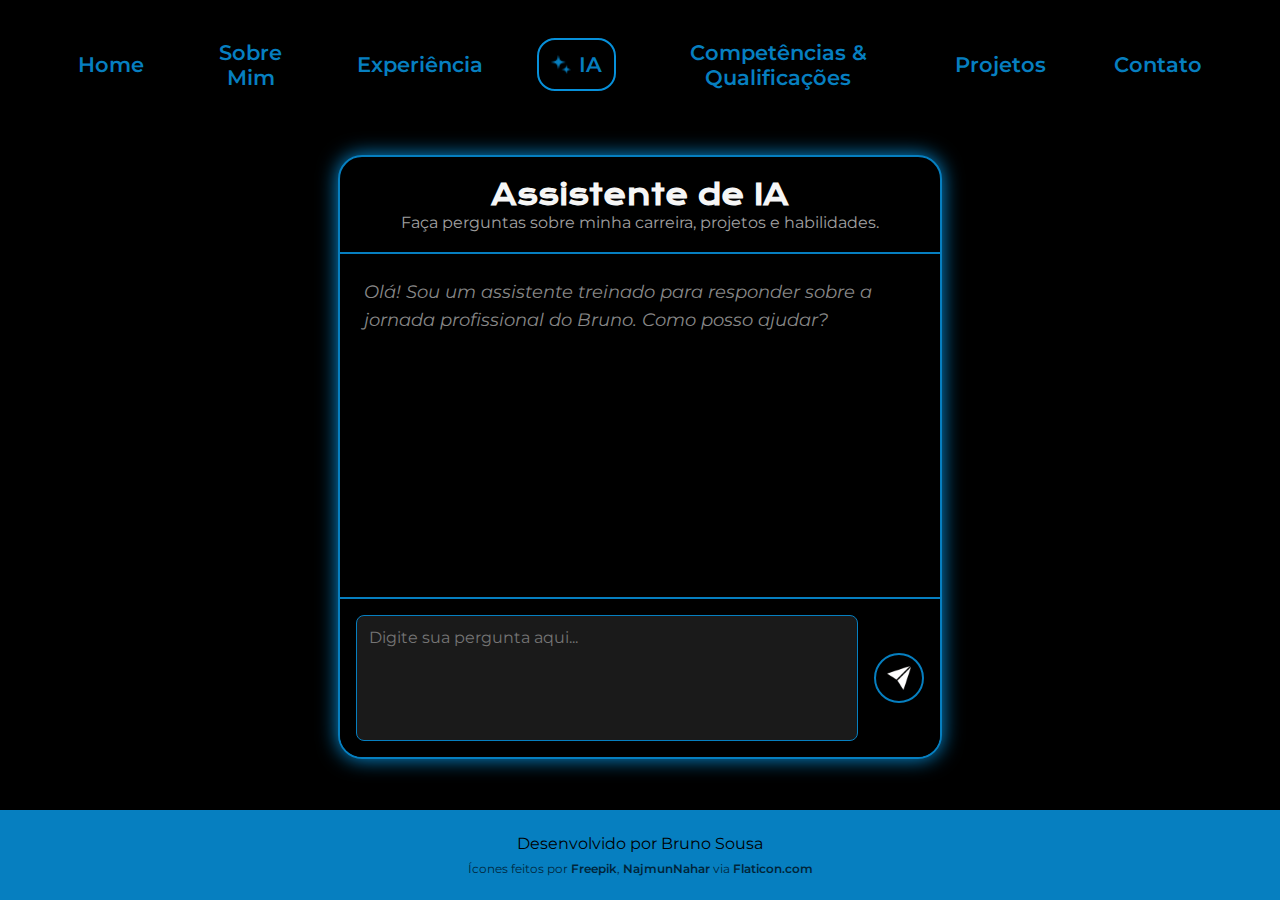
<file: ai.html>
<!DOCTYPE html>
<html lang="pt-br">

<head>
    <meta charset="UTF-8" />
    <meta name="viewport" content="width=device-width, initial-scale=1.0" />
    <meta name="description" content="Interaja com um assistente de IA treinado no meu currículo e conhecimentos.">
    <title>Assistente de IA | Bruno Sousa</title>
    <link rel="stylesheet" href="./style/style.css" />
    <link rel="shortcut icon" href="assets/icon.png" type="image/x-icon">
    <meta property="og:image" content="https://i.postimg.cc/Jzj11ZzL/esfera.png">
    <script src="./js/ia.js" defer></script>
</head>

<body>
    <header class="cabecalho">
        <nav class="cabecalho__menu">
            <a class="cabecalho__menu__link" href="index.html">Home</a>
            <a class="cabecalho__menu__link" href="about.html">Sobre Mim</a>
            <a class="cabecalho__menu__link" href="experience.html">Experiência</a>
            <a class="cabecalho__menu__link cabecalho__menu__link--ativo" href="ai.html">
                <img class="cabecalho__menu__icone" src="./assets/stars.png" alt="Ícone de estrelas">
                IA
            </a>
            <a class="cabecalho__menu__link" href="skills.html">Competências & Qualificações</a>
            <a class="cabecalho__menu__link" href="projects.html">Projetos</a>
            <a class="cabecalho__menu__link" href="contact.html">Contato</a>
        </nav>
    </header>


    <main class="apresentacao-ia">
        <div class="chat-container">
            <header class="chat-header">
                <h1>Assistente de IA</h1>
                <p>Faça perguntas sobre minha carreira, projetos e habilidades.</p>
            </header>

            <section id="resposta" class="chat-body">
                <p class="placeholder">Olá! Sou um assistente treinado para responder sobre a jornada profissional do
                    Bruno. Como posso ajudar?</p>
            </section>

            <footer class="chat-footer">
                <form id="pergunta-form">
                    <textarea id="pergunta-usuario" placeholder="Digite sua pergunta aqui..." rows="2"></textarea>
                    <button id="ia-icone" type="submit" title="Enviar Pergunta">
                        <img src="./assets/send-icon.png" alt="Enviar" />
                    </button>
                </form>
            </footer>
        </div>
    </main>

    <footer class="rodape">
        <p>Desenvolvido por Bruno Sousa</p>
        <p class="rodape__atribuicao">
            Ícones feitos por
            <a href="https://www.flaticon.com/br/autores/freepik" target="_blank" title="Freepik"> Freepik</a>,
            <a href="https://www.flaticon.com/br/autores/najmunnahar" target="_blank" title="NajmunNahar"
                target="_blank">NajmunNahar</a>
            via
            <a href="https://www.flaticon.com/br/" target="_blank" title="Flaticon">Flaticon.com</a>
        </p>
    </footer>
</body>

</html>
</file>
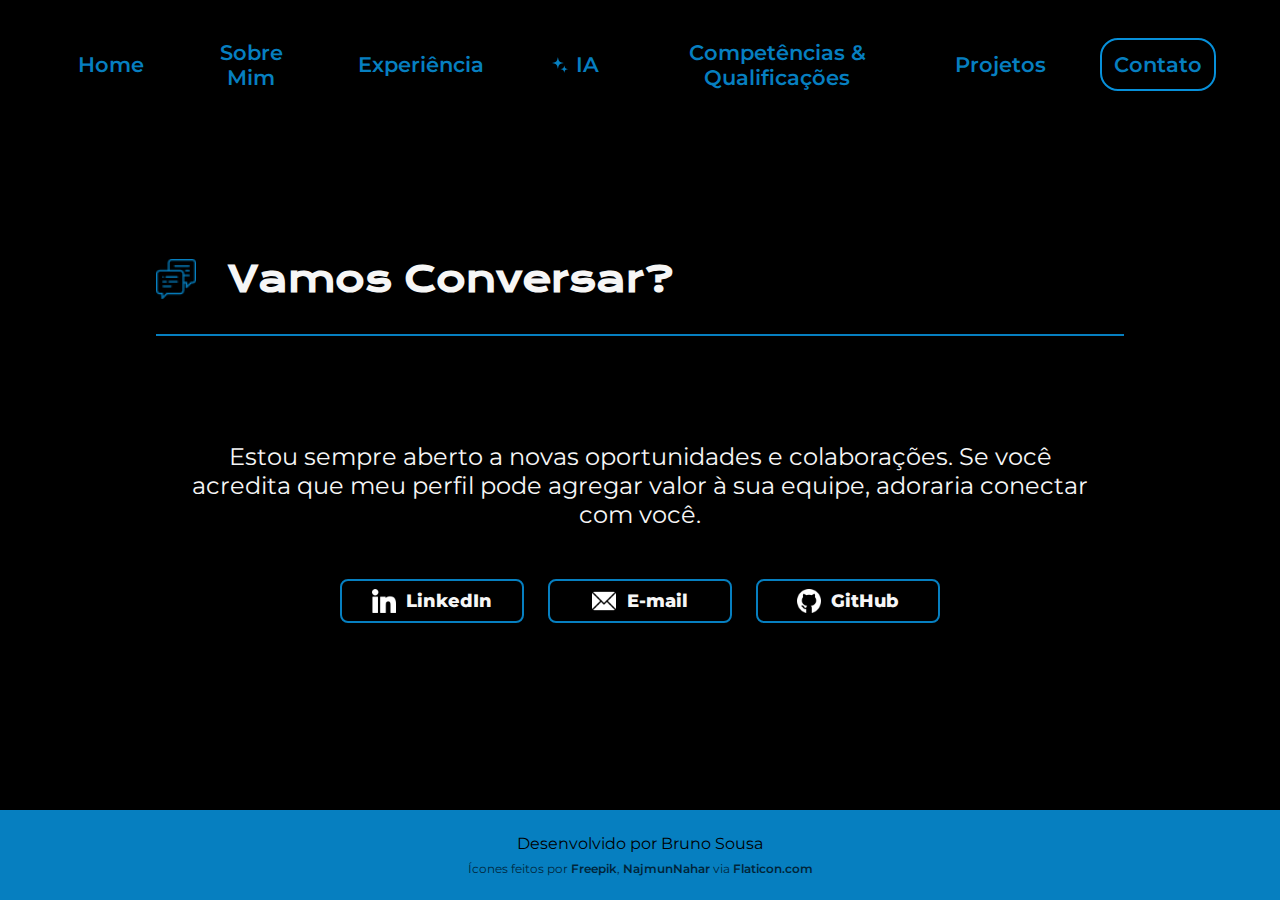
<file: contact.html>
<!DOCTYPE html>
<html lang="pt-br">

<head>
  <meta charset="UTF-8">
  <meta name="viewport" content="width=device-width, initial-scale=1.0">
  <title>Contato</title>
  <link rel="stylesheet" href="./style/style.css">
  <link rel="shortcut icon" href="assets/icon.png" type="image/x-icon">
  <meta property="og:image" content="https://i.postimg.cc/Jzj11ZzL/esfera.png">
</head>

<body>
  <header class="cabecalho">
    <nav class="cabecalho__menu">
      <a class="cabecalho__menu__link" href="index.html">Home</a>
      <a class="cabecalho__menu__link" href="about.html">Sobre Mim</a>
      <a class="cabecalho__menu__link" href="experience.html">Experiência</a>
      <div class="cabecalho__menu__link"><img src="./assets/stars.png" alt="Ícone de estrelas">
        <a class="cabecalho__menu__texto" href="ai.html">IA</a>
      </div>
      <a class="cabecalho__menu__link" href="skills.html">Competências & Qualificações</a>
      <a class="cabecalho__menu__link" href="projects.html">Projetos</a>
      <a class="cabecalho__menu__link cabecalho__menu__link--ativo" href="contact.html">Contato</a>
    </nav>
  </header>

  <main class="apresentacao-vertical">

    <section class="apresentacao__conteudo">

      <div class="apresentacao__conteudo__textos">
        <div class="titulo-com-icone">
          <img class="titulo-icone" src="./assets/talk2.png" alt="Ícone da seção de Experiência">
          <h1 class="apresentacao__conteudo__titulo">Vamos Conversar?</h1>
        </div>
        <hr class="regua">
      </div>

      <div class="bloco-conteudo contato-container">
        <p class="apresentacao__conteudo__paragrafo">
          Estou sempre aberto a novas oportunidades e colaborações. Se você acredita que meu perfil pode agregar valor à
          sua equipe, adoraria conectar com você.
        </p><br>

        <div class="contato-links">
          <a href="https://www.linkedin.com/in/brunoamrls/" target="_blank" class="projeto-card__botao">
            <img src="./assets/linkedin2.png" alt="Ícone LinkedIn" class="contato-icone">
            LinkedIn
          </a>
          <a href="mailto:bruno.amrl.s@gmail.com?subject=Contato%20via%20Portfólio" class="projeto-card__botao">
            <img src="./assets/email.png" alt="Ícone Email" class="contato-icone">
            E-mail
          </a>
          <a class="projeto-card__botao" href="https://github.com/brunoamrls" target="_blank">
            <img src="./assets/github3.png" alt="Ícone GitHub" class="contato-icone" />GitHub
          </a>
        </div>
      </div>
    </section>

  </main>

  <footer class="rodape">
    <p>Desenvolvido por Bruno Sousa</p>
    <p class="rodape__atribuicao">
      Ícones feitos por
      <a href="https://www.flaticon.com/br/autores/freepik" target="_blank" title="Freepik"> Freepik</a>,
      <a href="https://www.flaticon.com/br/autores/najmunnahar" target="_blank" title="NajmunNahar"
        target="_blank">NajmunNahar</a>
      via
      <a href="https://www.flaticon.com/br/" target="_blank" title="Flaticon">Flaticon.com</a>
    </p>
  </footer>
</body>

</html>
</file>
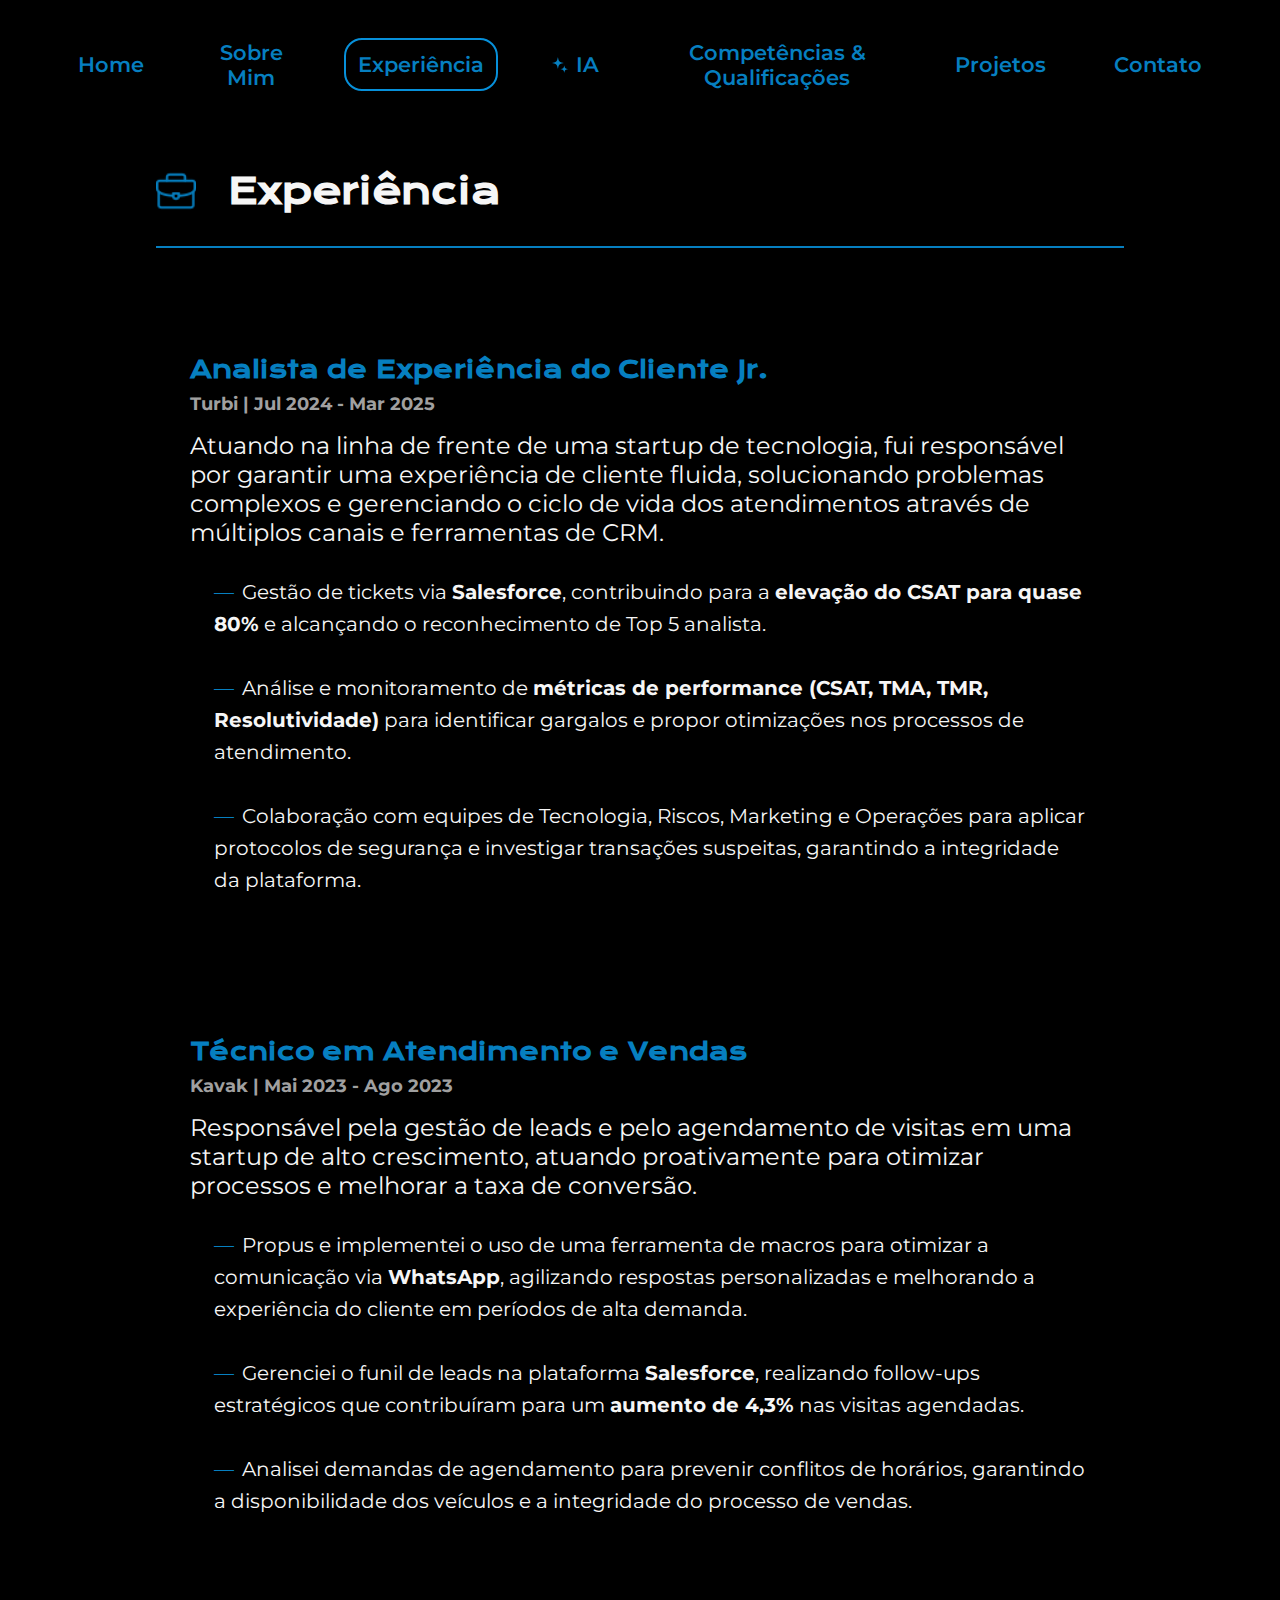
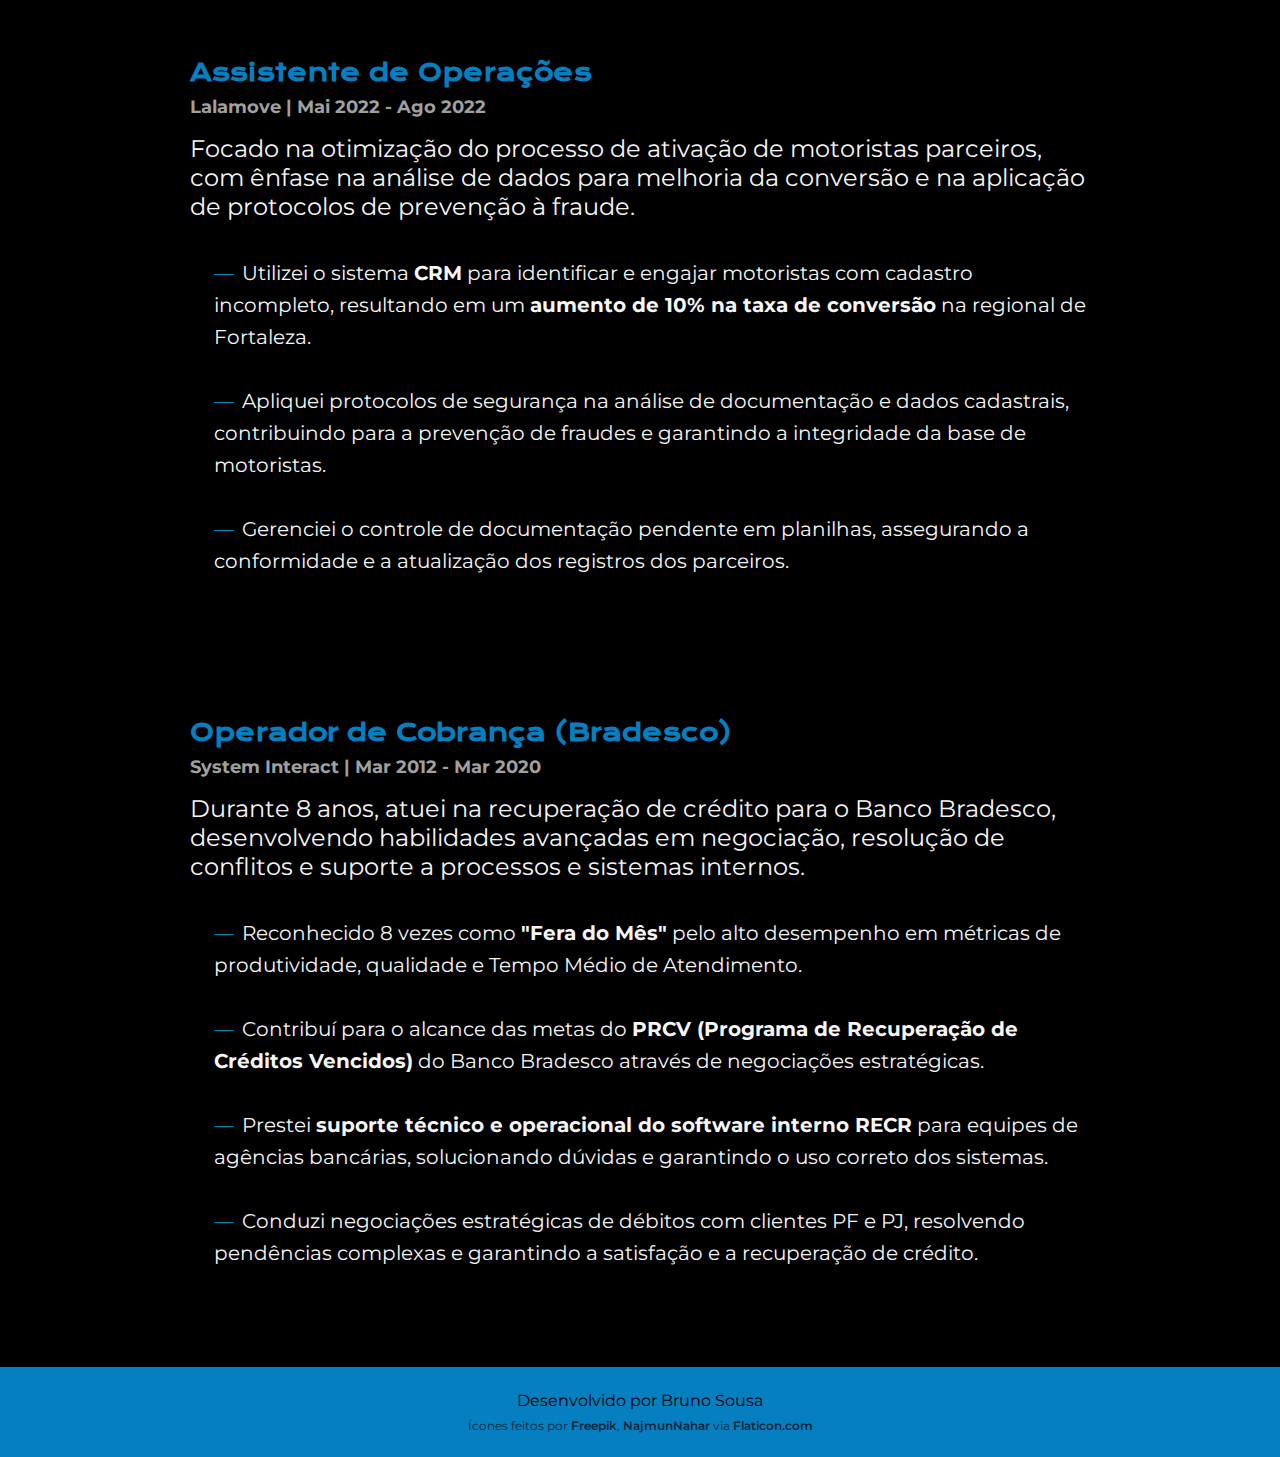
<file: experience.html>
<!DOCTYPE html>
<html lang="pt-br">

<head>
  <meta charset="UTF-8">
  <meta name="viewport" content="width=device-width, initial-scale=1.0">
  <title>Experiência</title>
  <link rel="stylesheet" href="./style/style.css">
  <link rel="shortcut icon" href="assets/icon.png" type="image/x-icon">
  <meta property="og:image" content="https://i.postimg.cc/Jzj11ZzL/esfera.png">
</head>

<body>
  <header class="cabecalho">
    <nav class="cabecalho__menu">
      <a class="cabecalho__menu__link" href="index.html">Home</a>
      <a class="cabecalho__menu__link" href="about.html">Sobre Mim</a>
      <a class="cabecalho__menu__link cabecalho__menu__link--ativo" href="experience.html">Experiência</a>
      <div class="cabecalho__menu__link"><img src="./assets/stars.png" alt="Ícone de estrelas">
        <a class="cabecalho__menu__texto" href="ai.html">IA</a>
      </div>
      <a class="cabecalho__menu__link" href="skills.html">Competências & Qualificações</a>
      <a class="cabecalho__menu__link" href="projects.html">Projetos</a>
      <a class="cabecalho__menu__link" href="contact.html">Contato</a>
    </nav>
  </header>

  <main class="apresentacao-vertical">
    <section class="apresentacao__conteudo">

      <div class="apresentacao__conteudo__textos">
        <div class="titulo-com-icone">
          <img class="titulo-icone" src="./assets/maleta2.png" alt="Ícone da seção de Experiência">
          <h1 class="apresentacao__conteudo__titulo">Experiência</h1>
        </div>
        <hr class="regua">
      </div>

      <!-- TURBI -->
      <div class="experiencia__item bloco-conteudo">
        <h3 class="experiencia__item__titulo">Analista de Experiência do Cliente Jr.</h3>
        <h4 class="experiencia__item__subtitulo">Turbi | Jul 2024 - Mar 2025</h4>
        <p class="apresentacao__conteudo__paragrafo">
          Atuando na linha de frente de uma startup de tecnologia, fui responsável por garantir uma experiência de
          cliente fluida, solucionando problemas complexos e gerenciando o ciclo de vida dos atendimentos através de
          múltiplos canais e ferramentas de CRM.<br><br>
        </p>
        <ul class="experiencia__item__lista">
          <li>Gestão de tickets via <strong>Salesforce</strong>, contribuindo para a <strong>elevação do CSAT para
              quase 80%</strong> e alcançando o reconhecimento de Top 5 analista.</li><br>
          <li>Análise e monitoramento de <strong>métricas de performance (CSAT, TMA, TMR, Resolutividade)</strong>
            para identificar gargalos e propor otimizações nos processos de atendimento.</li><br>
          <li>Colaboração com equipes de Tecnologia, Riscos, Marketing e Operações para aplicar protocolos de
            segurança e investigar transações suspeitas, garantindo a integridade da plataforma.</li>
        </ul>
      </div>

      <!-- KAVAK -->
      <div class="experiencia__item bloco-conteudo">
        <h3 class="experiencia__item__titulo">Técnico em Atendimento e Vendas</h3>
        <h4 class="experiencia__item__subtitulo">Kavak | Mai 2023 - Ago 2023</h4>
        <p class="apresentacao__conteudo__paragrafo">
          Responsável pela gestão de leads e pelo agendamento de visitas em uma startup de alto crescimento, atuando
          proativamente para otimizar processos e melhorar a taxa de conversão.<br><br>
        </p>
        <ul class="experiencia__item__lista">
          <li>Propus e implementei o uso de uma ferramenta de macros para otimizar a comunicação via
            <strong>WhatsApp</strong>, agilizando respostas personalizadas e melhorando a experiência do cliente em
            períodos de alta demanda.
          </li><br>
          <li>Gerenciei o funil de leads na plataforma <strong>Salesforce</strong>, realizando follow-ups estratégicos
            que contribuíram para um <strong>aumento de 4,3%</strong> nas visitas agendadas.</li><br>
          <li>Analisei demandas de agendamento para prevenir conflitos de horários, garantindo a disponibilidade dos
            veículos e a integridade do processo de vendas.</li>
        </ul>
      </div>

      <!-- LALAMOVE -->
      <div class="experiencia__item bloco-conteudo">
        <h3 class="experiencia__item__titulo">Assistente de Operações</h3>
        <h4 class="experiencia__item__subtitulo">Lalamove | Mai 2022 - Ago 2022</h4>
        <p class="apresentacao__conteudo__paragrafo">
          Focado na otimização do processo de ativação de motoristas parceiros, com ênfase na análise de dados para
          melhoria da conversão e na aplicação de protocolos de prevenção à fraude.
        </p><br><br>
        <ul class="experiencia__item__lista">
          <li>Utilizei o sistema <strong>CRM</strong> para identificar e engajar motoristas com cadastro incompleto,
            resultando em um <strong>aumento de 10% na taxa de conversão</strong> na regional de Fortaleza.</li><br>
          <li>Apliquei protocolos de segurança na análise de documentação e dados cadastrais, contribuindo para a
            prevenção de fraudes e garantindo a integridade da base de motoristas.</li><br>
          <li>Gerenciei o controle de documentação pendente em planilhas, assegurando a conformidade e a atualização
            dos registros dos parceiros.</li>
        </ul>
      </div>

      <!-- SYSTEM -->
      <div class="experiencia__item bloco-conteudo">
        <h3 class="experiencia__item__titulo">Operador de Cobrança (Bradesco)</h3>
        <h4 class="experiencia__item__subtitulo">System Interact | Mar 2012 - Mar 2020</h4>
        <p class="apresentacao__conteudo__paragrafo">
          Durante 8 anos, atuei na recuperação de crédito para o Banco Bradesco, desenvolvendo habilidades avançadas
          em negociação, resolução de conflitos e suporte a processos e sistemas internos.
        </p><br><br>
        <ul class="experiencia__item__lista">
          <li>Reconhecido 8 vezes como <strong>"Fera do Mês"</strong> pelo alto desempenho em métricas de
            produtividade, qualidade e Tempo Médio de Atendimento.</li><br>
          <li>Contribuí para o alcance das metas do <strong>PRCV (Programa de Recuperação de Créditos
              Vencidos)</strong> do Banco Bradesco através de negociações estratégicas.</li><br>
          <li>Prestei <strong>suporte técnico e operacional do software interno RECR</strong> para equipes de agências
            bancárias, solucionando dúvidas e garantindo o uso correto dos sistemas.</li><br>
          <li>Conduzi negociações estratégicas de débitos com clientes PF e PJ, resolvendo pendências complexas e
            garantindo a satisfação e a recuperação de crédito.</li>
        </ul>
      </div>

    </section>
  </main>

  <footer class="rodape">
    <p>Desenvolvido por Bruno Sousa</p>
    <p class="rodape__atribuicao">
      Ícones feitos por
      <a href="https://www.flaticon.com/br/autores/freepik" target="_blank" title="Freepik"> Freepik</a>,
      <a href="https://www.flaticon.com/br/autores/najmunnahar" target="_blank" title="NajmunNahar"
        target="_blank">NajmunNahar</a>
      via
      <a href="https://www.flaticon.com/br/" target="_blank" title="Flaticon">Flaticon.com</a>
    </p>
  </footer>
</body>

</html>
</file>
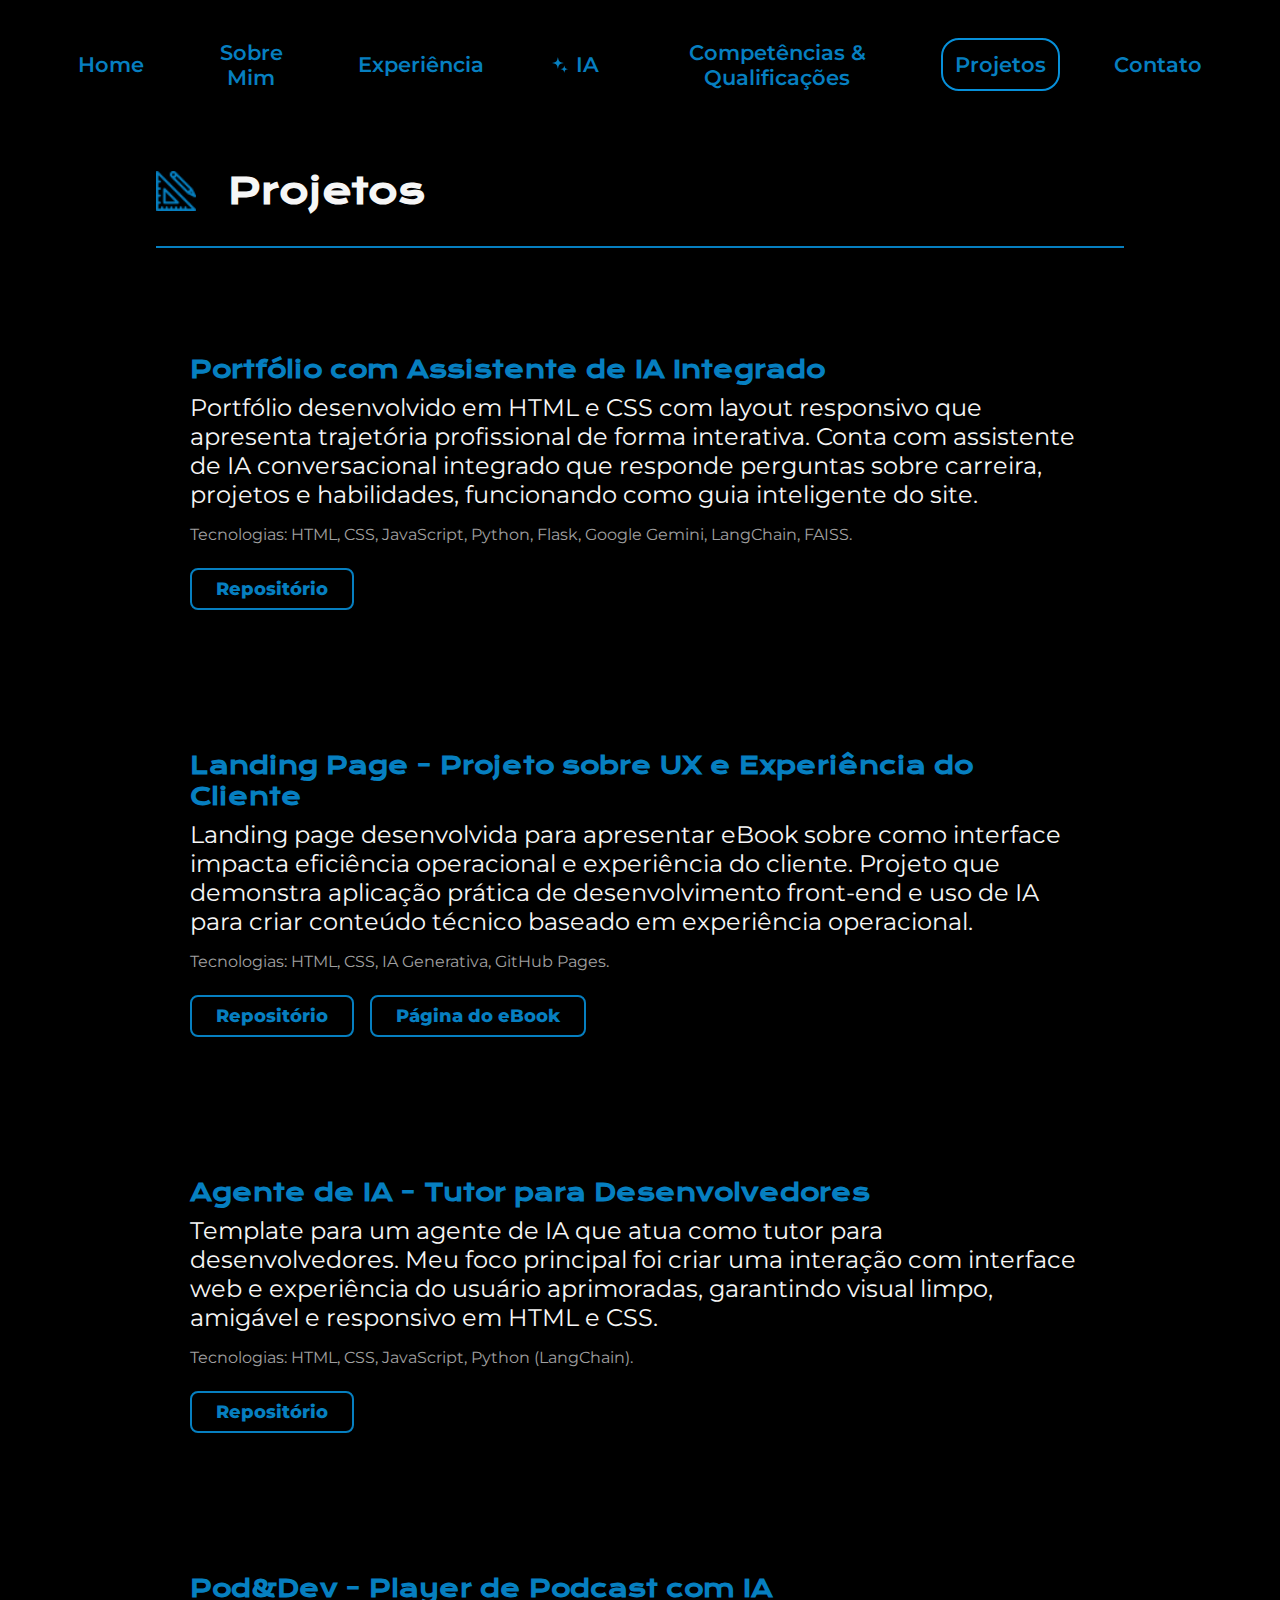
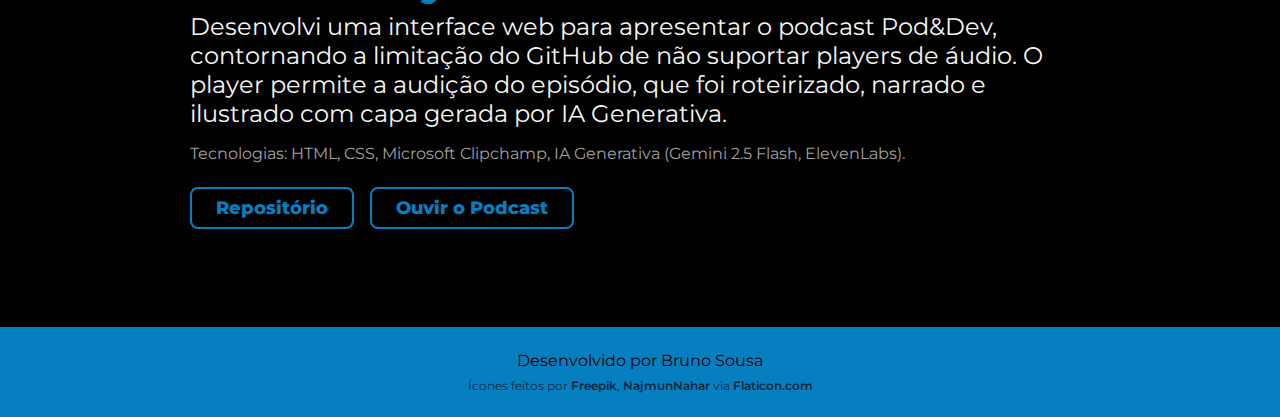
<file: projects.html>
<!DOCTYPE html>
<html lang="pt-br">

<head>
  <meta charset="UTF-8">
  <meta name="viewport" content="width=device-width, initial-scale=1.0">
  <title>Projetos</title>
  <link rel="stylesheet" href="./style/style.css">
  <link rel="shortcut icon" href="assets/icon.png" type="image/x-icon">
  <meta property="og:image" content="https://i.postimg.cc/Jzj11ZzL/esfera.png">
</head>

<body>
  <header class="cabecalho">
    <nav class="cabecalho__menu">
      <a class="cabecalho__menu__link" href="index.html">Home</a>
      <a class="cabecalho__menu__link" href="about.html">Sobre Mim</a>
      <a class="cabecalho__menu__link" href="experience.html">Experiência</a>
      <div class="cabecalho__menu__link"><img src="./assets/stars.png" alt="Ícone de estrelas">
        <a class="cabecalho__menu__texto" href="ai.html">IA</a>
      </div>
      <a class="cabecalho__menu__link" href="skills.html">Competências & Qualificações</a>
      <a class="cabecalho__menu__link cabecalho__menu__link--ativo" href="projects.html">Projetos</a>
      <a class="cabecalho__menu__link" href="contact.html">Contato</a>
    </nav>
  </header>
  <main class="apresentacao-vertical">
    <section class="apresentacao__conteudo">

      <div class="apresentacao__conteudo__textos">
        <div class="titulo-com-icone">
          <img class="titulo-icone" src="./assets/project2.png" alt="Ícone da seção de Experiência">
          <h1 class="apresentacao__conteudo__titulo">Projetos</h1>
        </div>
        <hr class="regua">
      </div>



      <!-- CARD DE PROJETO 4: Portfólio -->
      <div class="projeto-card bloco-conteudo">
        <div class="projeto-card__texto">
          <h3 class="experiencia__item__titulo">Portfólio com Assistente de IA Integrado</h3>
          <p class="apresentacao__conteudo__paragrafo">
            Portfólio desenvolvido em HTML e CSS com layout responsivo que apresenta trajetória profissional de forma
            interativa. Conta com assistente de IA conversacional integrado que responde perguntas sobre carreira,
            projetos e habilidades, funcionando como guia inteligente do site.
          </p>
          <p class="projeto-card__tecnologias">
            Tecnologias: HTML, CSS, JavaScript, Python, Flask, Google Gemini, LangChain, FAISS.
          </p>
          <div class="projeto-card__links">
            <a href="https://github.com/brunoamrls/portfolio-assistente-ia" target="_blank"
              class="projeto-card__botao">Repositório</a>
          </div>
        </div>
      </div>


      <!-- CARD DE PROJETO 3: eBook: Entre Botões e Códigos -->
      <div class="projeto-card bloco-conteudo">
        <div class="projeto-card__texto">
          <h3 class="experiencia__item__titulo">Landing Page - Projeto sobre UX e Experiência do Cliente</h3>
          <p class="apresentacao__conteudo__paragrafo">
            Landing page desenvolvida para apresentar eBook sobre como interface
            impacta eficiência operacional e experiência do cliente. Projeto que
            demonstra aplicação prática de desenvolvimento front-end e uso de IA
            para criar conteúdo técnico baseado em experiência operacional.
          </p>
          <p class="projeto-card__tecnologias">
            Tecnologias: HTML, CSS, IA Generativa, GitHub Pages.
          </p>
          <div class="projeto-card__links">
            <a href="https://github.com/brunoamrls/ebook-entre-botoes-e-codigos.git" target="_blank"
              class="projeto-card__botao">Repositório</a>
            <a href="https://brunoamrls.github.io/ebook-entre-botoes-e-codigos/" target="_blank"
              class="projeto-card__botao">Página do eBook</a>
          </div>
        </div>
      </div>


      <!-- CARD DE PROJETO 2: Agente de IA -->
      <div class="projeto-card bloco-conteudo">
        <div class="projeto-card__texto">
          <h3 class="experiencia__item__titulo">Agente de IA - Tutor para Desenvolvedores</h3>
          <p class="apresentacao__conteudo__paragrafo">
            Template para um agente de IA que atua como tutor para desenvolvedores. Meu foco principal foi criar uma
            interação com interface web e experiência do usuário aprimoradas, garantindo visual limpo, amigável e
            responsivo em HTML e CSS.
          </p>
          <p class="projeto-card__tecnologias">
            Tecnologias: HTML, CSS, JavaScript, Python (LangChain).
          </p>
          <div class="projeto-card__links">
            <a href="https://github.com/brunoamrls/agente-ia-portfolio" target="_blank"
              class="projeto-card__botao">Repositório</a>
          </div>
        </div>
      </div>


      <!-- CARD DE PROJETO 1: Player de Podcast com IA -->
      <div class="projeto-card bloco-conteudo">
        <div class="projeto-card__texto">
          <h3 class="experiencia__item__titulo">Pod&Dev - Player de Podcast com IA</h3>
          <p class="apresentacao__conteudo__paragrafo">
            Desenvolvi uma interface web para apresentar o podcast Pod&Dev, contornando a limitação do GitHub de não
            suportar players de áudio. O player permite a audição do episódio, que foi roteirizado, narrado e ilustrado
            com capa gerada por IA Generativa.
          </p>
          <p class="projeto-card__tecnologias">
            Tecnologias: HTML, CSS, Microsoft Clipchamp, IA Generativa (Gemini 2.5 Flash, ElevenLabs).
          </p>
          <div class="projeto-card__links">
            <a href="https://github.com/brunoamrls/prompts-for-podcast-generate-by-ia" target="_blank"
              class="projeto-card__botao">Repositório</a>
            <a href="https://brunoamrls.github.io/prompts-for-podcast-generate-by-ia/episodio1.html" target="_blank"
              class="projeto-card__botao">Ouvir o Podcast</a>
          </div>
        </div>
      </div>

    </section>

  </main>
  <footer class="rodape">
    <p>Desenvolvido por Bruno Sousa</p>
    <p class="rodape__atribuicao">
      Ícones feitos por
      <a href="https://www.flaticon.com/br/autores/freepik" target="_blank" title="Freepik"> Freepik</a>,
      <a href="https://www.flaticon.com/br/autores/najmunnahar" target="_blank" title="NajmunNahar"
        target="_blank">NajmunNahar</a>
      via
      <a href="https://www.flaticon.com/br/" target="_blank" title="Flaticon">Flaticon.com</a>
    </p>
  </footer>
</body>

</html>
</file>
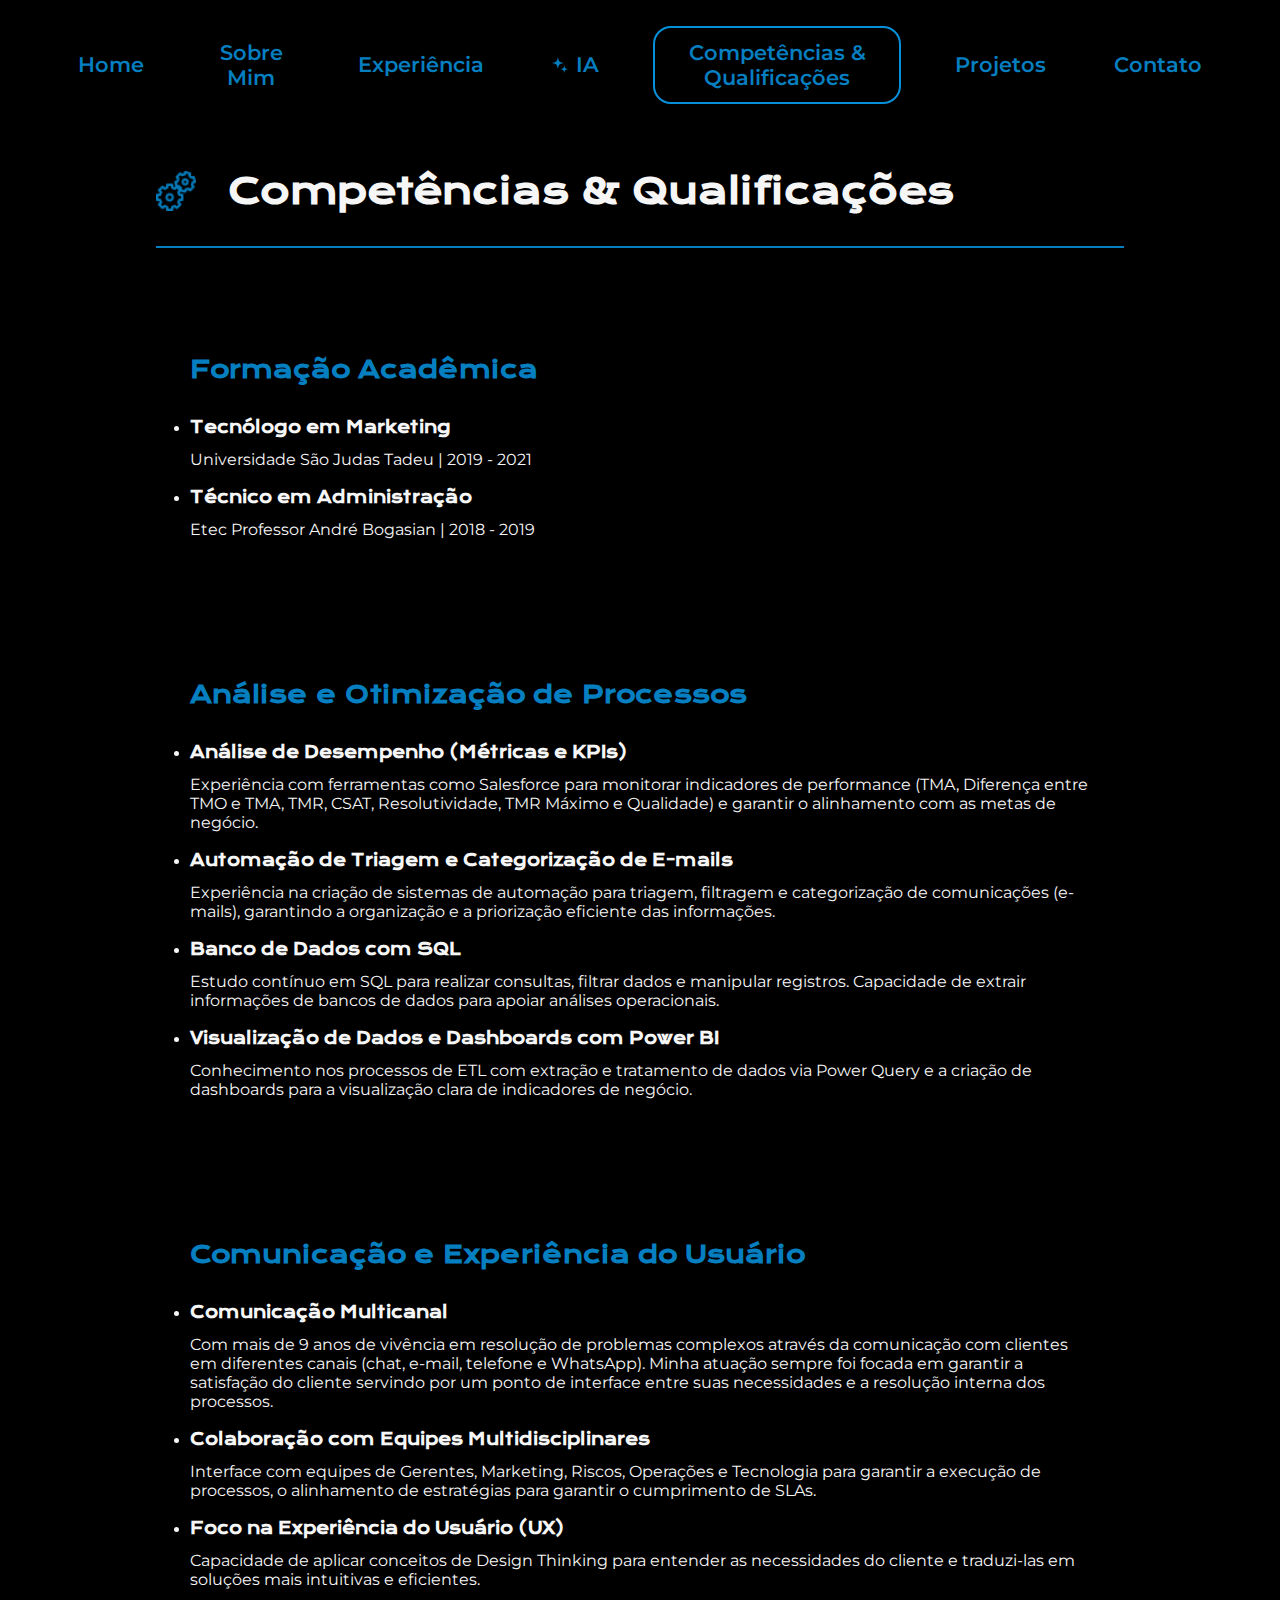
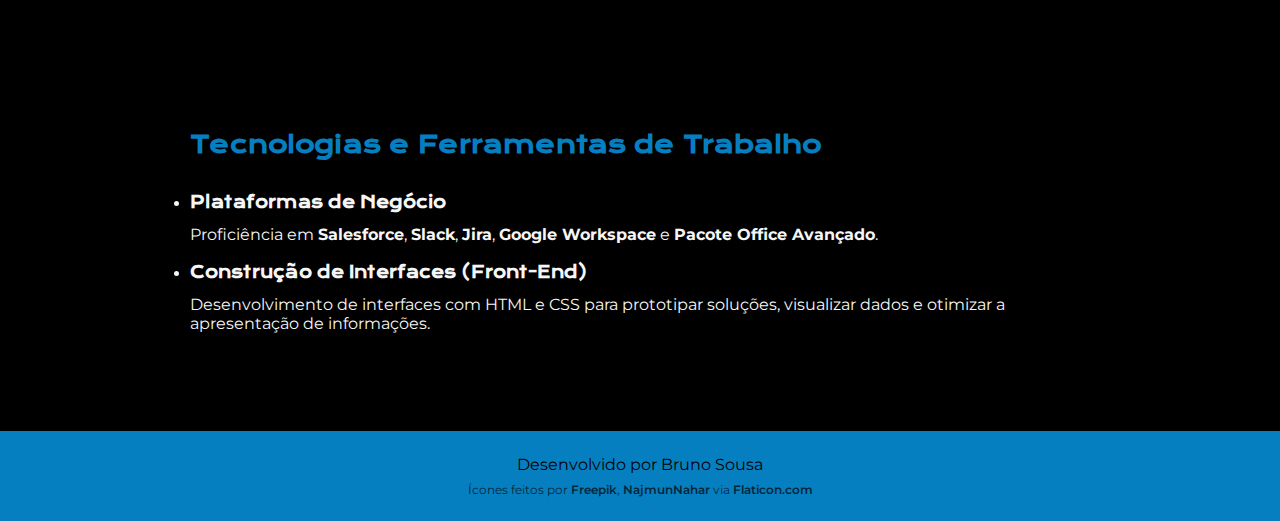
<file: skills.html>
<!DOCTYPE html>
<html lang="pt-br">

<head>
  <meta charset="UTF-8">
  <meta name="viewport" content="width=device-width, initial-scale=1.0">
  <title>Habilidades & Formação</title>
  <link rel="stylesheet" href="./style/style.css">
  <link rel="shortcut icon" href="assets/icon.png" type="image/x-icon">
  <meta property="og:image" content="https://i.postimg.cc/Jzj11ZzL/esfera.png">
</head>

<body>
  <header class="cabecalho">
    <nav class="cabecalho__menu">
      <a class="cabecalho__menu__link" href="index.html">Home</a>
      <a class="cabecalho__menu__link" href="about.html">Sobre Mim</a>
      <a class="cabecalho__menu__link" href="experience.html">Experiência</a>
      <div class="cabecalho__menu__link"><img src="./assets/stars.png" alt="Ícone de estrelas">
        <a class="cabecalho__menu__texto" href="ai.html">IA</a>
      </div>
      <a class="cabecalho__menu__link cabecalho__menu__link--ativo" href="skills.html">Competências & Qualificações</a>
      <a class="cabecalho__menu__link" href="projects.html">Projetos</a>
      <a class="cabecalho__menu__link" href="contact.html">Contato</a>
    </nav>
  </header>

  <main class="apresentacao-vertical">
    <section class="apresentacao__conteudo">

      <div class="apresentacao__conteudo__textos">
        <div class="titulo-com-icone">
          <img class="titulo-icone" src="./assets/engine2.png" alt="Ícone da seção de Experiência">
          <h1 class="apresentacao__conteudo__titulo">Competências & Qualificações</h1>
        </div>
        <hr class="regua">
      </div>

      <div class="bloco-conteudo">
        <h2 class="apresentacao__conteudo__subtitulo">Formação Acadêmica</h2>
        <ul class="apresentacao__conteudo__lista">
          <li>
            <h3 class="apresentacao__conteudo__lista__titulo">Tecnólogo em Marketing</h3>
            <p class="apresentacao__conteudo__lista__paragrafo">Universidade São Judas Tadeu | 2019 - 2021</p><br>
          </li>
          <li>
            <h3 class="apresentacao__conteudo__lista__titulo">Técnico em Administração</h3>
            <p class="apresentacao__conteudo__lista__paragrafo">Etec Professor André Bogasian | 2018 - 2019</p>
          </li>
        </ul>
      </div>


      <div class="bloco-conteudo">
        <h2 class="apresentacao__conteudo__subtitulo">Análise e Otimização de Processos</h2>
        <ul class="apresentacao__conteudo__lista">
          <li>
            <h3 class="apresentacao__conteudo__lista__titulo">Análise de Desempenho (Métricas e KPIs)</h3>
            <p class="apresentacao__conteudo__lista__paragrafo">Experiência com ferramentas como Salesforce para
              monitorar indicadores de performance (TMA, Diferença entre TMO e TMA, TMR, CSAT, Resolutividade, TMR
              Máximo e Qualidade) e garantir o alinhamento com as metas de negócio.</p><br>
          </li>
          <li>
            <h3 class="apresentacao__conteudo__lista__titulo">Automação de Triagem e Categorização de E-mails</h3>
            <p class="apresentacao__conteudo__lista__paragrafo">Experiência na criação de sistemas de automação para
              triagem, filtragem e categorização de comunicações (e-mails), garantindo a organização e a priorização
              eficiente das informações.</p><br>
          </li>
          <li>
            <h3 class="apresentacao__conteudo__lista__titulo">Banco de Dados com SQL</h3>
            <p class="apresentacao__conteudo__lista__paragrafo">Estudo contínuo em SQL para realizar consultas, filtrar
              dados e manipular registros. Capacidade de extrair informações de bancos de dados para apoiar análises
              operacionais.</p><br>
          </li>
          <li>
            <h3 class="apresentacao__conteudo__lista__titulo">Visualização de Dados e Dashboards com Power BI</h3>
            <p class="apresentacao__conteudo__lista__paragrafo">Conhecimento nos processos de ETL com extração e
              tratamento de dados via Power Query e a criação de dashboards para a visualização clara de indicadores de
              negócio.</p>
          </li>
        </ul>
      </div>


      <div class="bloco-conteudo">
        <h2 class="apresentacao__conteudo__subtitulo">Comunicação e Experiência do Usuário</h2>
        <ul class="apresentacao__conteudo__lista">
          <li>
            <h3 class="apresentacao__conteudo__lista__titulo">Comunicação Multicanal</h3>
            <p class="apresentacao__conteudo__lista__paragrafo">Com mais de 9 anos de vivência em resolução de problemas
              complexos através da comunicação com clientes em diferentes canais (chat, e-mail, telefone e WhatsApp).
              Minha atuação sempre foi focada em garantir a satisfação do cliente servindo por um ponto de interface
              entre suas necessidades e a resolução interna dos processos.
            </p>
          </li><br>
          <li>
            <h3 class="apresentacao__conteudo__lista__titulo">Colaboração com Equipes Multidisciplinares</h3>
            <p class="apresentacao__conteudo__lista__paragrafo">Interface com equipes de Gerentes, Marketing, Riscos,
              Operações e Tecnologia para garantir a execução de processos, o alinhamento de estratégias para garantir o
              cumprimento de SLAs.
            </p>
          </li><br>
          <li>
            <h3 class="apresentacao__conteudo__lista__titulo">Foco na Experiência do Usuário (UX)</h3>
            <p class="apresentacao__conteudo__lista__paragrafo">Capacidade de aplicar conceitos de Design Thinking para
              entender as necessidades do cliente e traduzi-las em soluções mais intuitivas e eficientes.</p>
          </li>
        </ul>
      </div>


      <div class="bloco-conteudo">
        <h2 class="apresentacao__conteudo__subtitulo">Tecnologias e Ferramentas de Trabalho</h2>
        <ul class="apresentacao__conteudo__lista">
          <li>
            <h3 class="apresentacao__conteudo__lista__titulo">Plataformas de Negócio</h3>
            <p class="apresentacao__conteudo__lista__paragrafo">Proficiência em <strong>Salesforce</strong>,
              <strong>Slack</strong>, <strong>Jira</strong>, <strong>Google Workspace</strong> e <strong>Pacote Office
                Avançado</strong>.
            </p>
          </li><br>
          <li>
            <h3 class="apresentacao__conteudo__lista__titulo">Construção de Interfaces (Front-End)</h3>
            <p class="apresentacao__conteudo__lista__paragrafo">Desenvolvimento de interfaces com HTML e CSS para
              prototipar soluções, visualizar dados e otimizar a apresentação de informações.</p>
          </li>
        </ul>
      </div>



    </section>
  </main>

  <footer class="rodape">
    <p>Desenvolvido por Bruno Sousa</p>
    <p class="rodape__atribuicao">
      Ícones feitos por
      <a href="https://www.flaticon.com/br/autores/freepik" target="_blank" title="Freepik"> Freepik</a>,
      <a href="https://www.flaticon.com/br/autores/najmunnahar" target="_blank" title="NajmunNahar"
        target="_blank">NajmunNahar</a>
      via
      <a href="https://www.flaticon.com/br/" target="_blank" title="Flaticon">Flaticon.com</a>
    </p>
  </footer>
</body>

</html>
</file>
<file: style/style.css>
@import url('https://fonts.googleapis.com/css2?family=Krona+One&family=Montserrat:ital,wght@0,100..900;1,100..900&family=Roboto:ital,wght@0,100..900;1,100..900&display=swap');

:root {
    --cor-primaria: #000000;
    --cor-secudaria: #067FC0;
    --cor-terciaria: #f6f6f6;
    --cor-hover: #272727;
    --cor-hover2: #0790da;

    --fonte-primaria: "Krona One", sans-serif;
    --fonte-secundaria: "Montserrat", sans-serif;
}

* {
    margin: 0;
    padding: 0;
}

body {
    box-sizing: border-box;
    background-color: var(--cor-primaria);
    color: var(--cor-terciaria);
    overflow-x: hidden;
    display: flex;
    flex-direction: column;
}

html,
body {
    height: 100%;
}

main {
    flex: 1;
}

.cabecalho {
    padding: 2% 5% 0% 5%;
}

.cabecalho__menu {
    display: flex;
    justify-content: center;
    align-items: center;
    gap: 2.5rem;
}

.cabecalho__menu__link {
    display: inline-flex !important;
    align-items: center;
    gap: 0.5rem;
    font-family: var(--fonte-secundaria);
    font-size: 1.3rem;
    font-weight: 600;
    text-align: center;
    color: var(--cor-secudaria);
    border: 0.125rem solid transparent;
    padding: 0.75rem;
    text-decoration: none;
    transition: 0.7s;
}

.cabecalho__menu__link--ativo {
    border-color: var(--cor-hover2);
    border-radius: 1.125rem;
    cursor: pointer;
}

.cabecalho__menu__link:hover {
    border-color: var(--cor-hover2);
    border-radius: 1.125rem;
    cursor: pointer;
}

.cabecalho__menu__texto {
    font-family: var(--fonte-secundaria);
    font-size: 1.3rem;
    font-weight: 600;
    text-align: center;
    color: var(--cor-secudaria);
    text-decoration: none;
}

.cabecalho__menu__icone {
    width: 1.2rem;
    height: auto;
}

.apresentacao {
    padding: 5% 8%;
    display: flex;
    align-items: center;
    justify-content: space-between;
    gap: 5.13rem;
}

.apresentacao__conteudo {
    width: 50%;
    display: flex;
    flex-direction: column;
    gap: 4.5rem;
}

.apresentacao__conteudo__titulo {
    font-size: 2.25rem;
    font-family: var(--fonte-primaria);
}

.titulo-destaque {
    color: var(--cor-secudaria);
}

.apresentacao__conteudo__textos {
    display: flex;
    justify-content: center;
    flex-direction: column;
    gap: 2rem;
}

.apresentacao__imagem img {
    width: 70%;
}

.apresentacao__imagem {
    width: 50%;
    max-width: 28.13rem;
    aspect-ratio: 1 / 1;
    border: 0.25rem solid transparent;
    border-radius: 50%;
    padding: 0.3rem;
    display: flex;
    justify-content: center;
    align-items: center;
    overflow: hidden;
    transition: 0.7s;
}

.apresentacao__imagem:hover {
    border: 0.25rem solid var(--cor-hover2);
    box-shadow: 0 0 1.25rem var(--cor-hover2);
    border-radius: 50%;
}

.apresentacao__conteudo__paragrafo {
    font-size: 1.5rem;
    font-family: var(--fonte-secundaria);
}

.apresentacao__conteudo__paragrafo__nome {
    font-weight: 600;
    color: var(--cor-secudaria);
    border: 0.125rem solid var(--cor-secudaria);
    padding: 2%;
    border-radius: 0.63rem;
    cursor: default;
}

.apresentacao__links__subtitulo {
    font-family: var(--fonte-primaria);
    font-weight: 400;
    font-size: 1.5rem;
}

.apresentacao__links {
    display: flex;
    flex-direction: column;
    justify-content: space-between;
    align-items: center;
    gap: 2rem;
    padding: 1.25rem;
    border-radius: 0.5rem;
    transition: 0.7s;
}

.apresentacao__links__navegacao {
    display: flex;
    justify-content: center;
    gap: 1rem;
    border: 0.125rem solid var(--cor-secudaria);
    width: 50%;
    text-align: center;
    border-radius: 0.5rem;
    font-size: 1.5rem;
    font-weight: 600;
    padding: 1.34rem 2rem;
    text-decoration: none;
    color: var(--cor-terciaria);
    font-family: var(--fonte-secundaria);
    transition: 0.7s;
}

.apresentacao__links__navegacao:hover {
    box-shadow: 0 0 1.25rem var(--cor-hover2);
    border-radius: 1.5rem;
    cursor: pointer;
}

.apresentacao__habilidades {
    padding: 5% 15%;
    display: flex;
    flex-direction: column;
    justify-content: center;
    align-items: center;
    gap: 6rem;
}

.apresentacao__conteudo__lista__titulo {
    font-size: 1rem;
    color: var(--cor-secundaria);
    font-family: var(--fonte-primaria);
    margin-bottom: 0.75rem;
}

.apresentacao__conteudo__subtitulo {
    margin-bottom: 2rem;
    color: var(--cor-secudaria);
    font-family: var(--fonte-primaria);
    font-size: 1.5rem;
}

.apresentacao__conteudo__lista__item {
    list-style-type: none;
    display: flex;
    flex-direction: column;
    gap: 2rem;
}

.regua {
    border: 0;
    background-color: var(--cor-secudaria);
    height: 0.125rem;
    margin: 0;
}

.bloco-conteudo {
    padding: 1.875rem;
    border: 0.25rem solid transparent;
    transition: 0.7s;
}

.bloco-conteudo:hover {
    border-color: var(--cor-hover2);
    box-shadow: 0 0 1.25rem var(--cor-hover2);
    border-radius: 2.25rem;
    cursor: default;
}


/* ESTILOS PARA O RODAPÉ */

.rodape {
    color: var(--cor-primaria);
    background-color: var(--cor-secudaria);
    padding: 1.5rem;
    text-align: center;
    color: var(--cor-primaria);
    font-family: var(--fonte-secundaria);
    font-size: 1rem;
    font-weight: 400;
}

.rodape__atribuicao {
    font-size: 0.75rem;
    color: var(--cor-primaria);
    margin-top: 0.5rem;
    opacity: 0.7;
}

.rodape a {
    color: var(--cor-primaria);
    font-weight: 600;
    text-decoration: none;
}

.rodape a:hover {
    text-decoration: underline;
}


/* ESTILOS PARA A PÁGINA DE EXPERIÊNCIA */

.container-principal,
.bloco-conteudo {
    padding: 1.875rem;
    border: 0.25rem solid transparent;
    transition: 0.7s;
}

.container-principal:hover,
.bloco-conteudo:hover {
    border-color: var(--cor-hover2);
    box-shadow: 0 0 1.25rem var(--cor-hover2);
    border-radius: 1.5rem;
    cursor: default;
}

.experiencia__item__titulo {
    font-family: var(--fonte-primaria);
    font-size: 1.5rem;
    color: var(--cor-secudaria);
    margin-bottom: 0.5rem;
}

.experiencia__item__subtitulo {
    font-family: var(--fonte-secundaria);
    font-size: 1.125rem;
    color: #a0a0a0;
    margin-bottom: 1rem;
}

.experiencia__item__lista {
    list-style-type: none;
    padding-left: 1.5rem;
    font-family: var(--fonte-secundaria);
    font-size: 1.25rem;
    line-height: 1.6;
}

.experiencia__item__lista li::before {
    content: '—';
    margin-right: 0.5rem;
    color: var(--cor-secudaria);
}

.apresentacao-vertical {
    padding: 5% 8%;
    display: flex;
    flex-direction: column-reverse;
    align-items: center;
    justify-content: center;
    gap: 2.5rem;
}

.apresentacao-vertical .apresentacao__conteudo,
.apresentacao-vertical .apresentacao__imagem {
    width: 90%;
}

/* ESTILOS PARA A PÁGINA DE PROJETOS */

.projetos {
    display: flex;
    justify-content: center;
    align-items: center;
    height: 100vh;
}

.projetos__imagem {
    max-width: 40%;
    height: auto;
}

.projeto-card {
    display: flex;
    flex-direction: column;
    gap: 1rem;
}

.projeto-card__tecnologias {
    font-family: var(--fonte-secundaria);
    font-size: 1rem;
    color: #a0a0a0;
    margin-top: 1rem;
}

.projeto-card__links {
    display: flex;
    gap: 1rem;
    margin-top: 1.5rem;
}

.projeto-card__botao {
    font-family: var(--fonte-secundaria);
    font-size: 1.125rem;
    font-weight: 800;
    color: var(--cor-secudaria);
    text-decoration: none;
    border: 0.125rem solid var(--cor-secudaria);
    padding: 0.5rem 1.5rem;
    border-radius: 0.5rem;
    transition: 0.7s;
}

.projeto-card__botao:hover {
    background-color: var(--cor-secudaria);
    color: var(--cor-primaria);
}

.apresentacao__conteudo__lista__paragrafo {
    font-family: var(--fonte-secundaria);
}

/* ESTILOS PARA A PÁGINA DE CONTATO */

.contato-container {
    display: flex;
    flex-direction: column;
    align-items: center;
    text-align: center;
}

.contato-links {
    display: flex;
    flex-direction: row;
    gap: 1.5rem;
    margin-top: 2rem;
    width: 100%;
    max-width: 37.5rem;
}

.contato-links .projeto-card__botao {
    display: flex;
    align-items: center;
    justify-content: center;
    width: 50%;
    box-sizing: border-box;
    color: var(--cor-terciaria);
}

.contato-icone {
    width: 1.5rem;
    height: 1.5rem;
    margin-right: 0.63rem;
}

.contato-links .projeto-card__botao .contato-icone {
    transition: filter 0.7s;
}

.contato-links .projeto-card__botao:hover .contato-icone {
    filter: invert(1);
}

.contato-links .projeto-card__botao:hover {
    color: var(--cor-primaria);
}

/* ESTILOS PARA OS TÍTULOS COM ÍCONES */

.titulo-com-icone {
    display: flex;
    align-items: center;
    gap: 2rem;
}

.titulo-icone {
    width: 2.5rem;
    height: 2.5rem;
}

.main-centralizado {
    display: flex;
    justify-content: center;
    align-items: center;
}

.apresentacao-ia {
    flex-grow: 1;
    display: flex;
    justify-content: center;
    align-items: center;
    padding: 2rem;
}

.chat-container {
    width: 100%;
    max-width: 37.5rem;
    min-height: 37.5rem;
    height: 40vh;
    max-height: 85vh;
    background-color: var(--cor-primaria);
    border: 0.125rem solid var(--cor-secudaria);
    border-radius: 1.5rem;
    box-shadow: 0 0 1.25rem var(--cor-hover2);
    display: flex;
    flex-direction: column;
    overflow: hidden;
}

.chat-header {
    padding: 1.25rem;
    text-align: center;
    border-bottom: 0.125rem solid var(--cor-secudaria);
    flex-shrink: 0;
}

.chat-header h1 {
    font-family: var(--fonte-primaria);
    font-size: 1.75rem;
    color: var(--cor-terciaria);
}

.chat-header p {
    font-family: var(--fonte-secundaria);
    font-size: 1rem;
    color: #a0a0a0;
}

.chat-body {
    flex-grow: 1;
    padding: 1.5rem;
    overflow-y: auto;
    font-family: var(--fonte-secundaria);
    font-size: 1.1rem;
    line-height: 1.6;
}

.chat-body .placeholder {
    color: #888;
    font-style: italic;
}

.chat-footer {
    padding: 1rem;
    border-top: 0.125rem solid var(--cor-secudaria);
    background-color: var(--cor-primaria);
    flex-shrink: 0;
}

#pergunta-form {
    display: flex;
    gap: 1rem;
    align-items: center;
}

#pergunta-usuario {
    flex-grow: 1;
    background-color: #1a1a1a;
    color: var(--cor-terciaria);
    border: 0.0625rem solid var(--cor-secudaria);
    border-radius: 0.5rem;
    padding: 0.75rem;
    font-family: var(--fonte-secundaria);
    font-size: 1rem;
    resize: none;
    min-height: 6.25rem;
}

#pergunta-form button {
    background-color: transparent;
    border: 0.125rem solid var(--cor-secudaria);
    border-radius: 50%;
    width: 3.13rem;
    height: 3.13rem;
    cursor: pointer;
    display: flex;
    justify-content: center;
    align-items: center;
    transition: background-color 0.3s, box-shadow 0.3s;
    flex-shrink: 0;
}

#pergunta-form button:hover {
    background: var(--cor-secudaria);
    box-shadow: 0 0 0.63rem var(--cor-hover2);
}

#pergunta-form button img {
    width: 1.5rem;
    height: 1.5rem;
    transition: filter 0.3s;
}

#pergunta-form button:hover img {
    filter: invert(1);
}

/* AJUSTES DE RESPONSIVIDADE */

@media (max-width: 1200px) {
    .cabecalho {
        padding: 5% 2%;
    }

    .cabecalho__menu {
        justify-content: center;
        flex-wrap: wrap;
        gap: 1.56rem;
    }

    .cabecalho__menu__link {
        font-size: 1.3rem;
        padding: 0.75rem;
    }

    .apresentacao {
        flex-direction: column-reverse;
        justify-content: center;
        gap: 2rem;
    }

    .apresentacao__conteudo {
        width: 500%;
    }

    .apresentacao__imagem {
        width: 70%;
    }

    .apresentacao-ia {
        padding: 8% 8% 20%;
    }

    .chat-container {
        max-width: 80%;
        height: 37.5rem;
        margin: 10%;
    }
}

@media (max-width: 768px) {
    .cabecalho__menu {
        gap: 1.25rem;
    }

    .cabecalho__menu__link {
        font-size: 1.2rem;
        padding: 0.65rem;
    }

    .cabecalho__menu__icone {
        width: 1rem;
    }

    .apresentacao__conteudo {
        width: 95%;
    }

    .apresentacao__imagem {
        width: 80%;
    }

    .projeto-card__links {
        flex-direction: column;
        align-items: center;
    }

    .projeto-card__botao {
        width: 70%;
        text-align: center;
    }
}

@media (max-width: 767px) {
    .apresentacao__conteudo__titulo {
        font-size: 1.8rem;
        text-align: center;
    }

    .apresentacao__conteudo__paragrafo {
        font-size: 1.2rem;
    }

    .cabecalho__menu__link {
        font-size: 1.1rem;
    }

    .titulo-icone {
        width: 1.88rem;
        height: 1.88rem;
    }

    .apresentacao-ia {
        padding: 0;
    }

    .chat-container {
        height: 100%;
        border: none;
    }

    .projeto-card__links {
        flex-direction: column;
    }

    .projeto-card__botao {
        width: 50%;
        text-align: center;
    }

    .bloco-conteudo .contato-container {
        gap: 0.63rem;
    }
}
</file>
